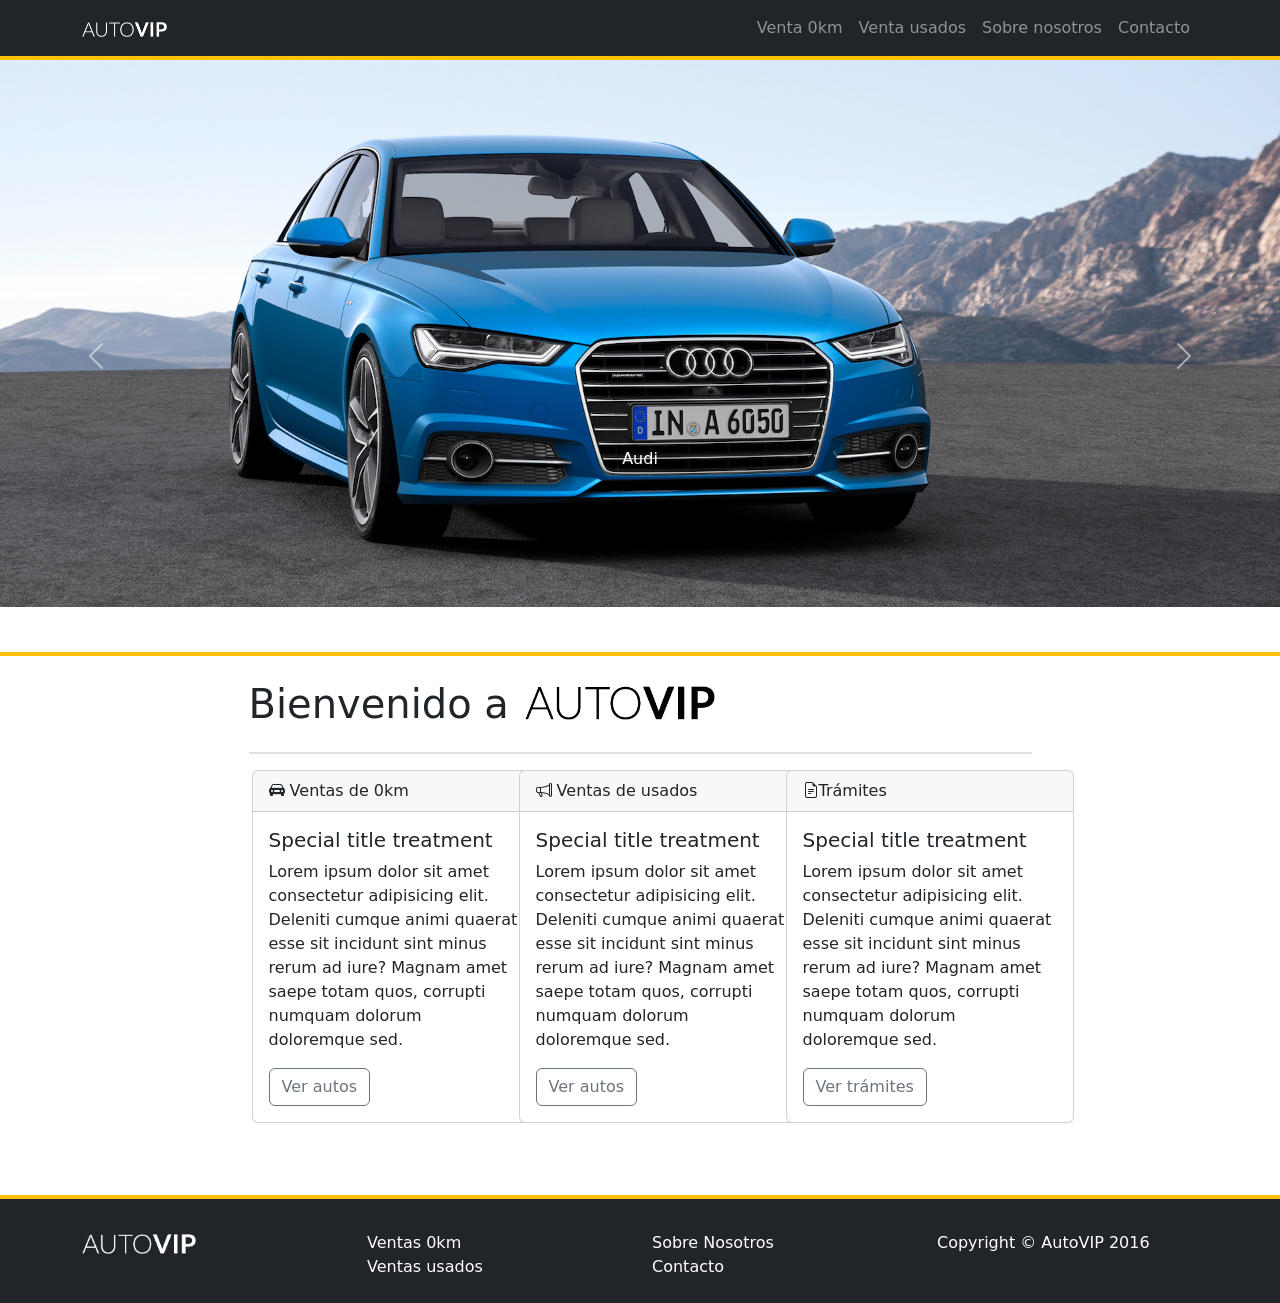
<file: index.html>
<!DOCTYPE html>
<html lang="en">
  <head>
    <meta charset="UTF-8" />
    <meta name="viewport" content="width=device-width, initial-scale=1.0" />
    <title>AutoVIP</title>
    <link
      rel="stylesheet"
      href="https://cdn.jsdelivr.net/npm/bootstrap-icons@1.11.3/font/bootstrap-icons.min.css"
    />
    <link
      href="https://cdn.jsdelivr.net/npm/bootstrap@5.3.5/dist/css/bootstrap.min.css"
      rel="stylesheet"
      integrity="sha384-SgOJa3DmI69IUzQ2PVdRZhwQ+dy64/BUtbMJw1MZ8t5HZApcHrRKUc4W0kG879m7"
      crossorigin="anonymous"
    />
  </head>
  <body>
    <header>
      <nav class="navbar navbar-expand-lg bg-dark">
        <div class="container">
          <a class="navbar-brand" href="#">
            <img
              src="/img/automotora_vip_logo.png"
              style="height: 15px"
              alt="logo"
            />
          </a>
          <button
            class="navbar-toggler"
            type="button"
            data-bs-toggle="collapse"
            data-bs-target="#navbarNav"
            aria-controls="navbarNav"
            aria-expanded="false"
            aria-label="Toggle navigation"
          >
            <span class="navbar-toggler-icon"></span>
          </button>

          <div
            class="collapse navbar-collapse d-flex justify-content-end"
            id="navbarNav"
          >
            <ul class="navbar-nav">
              <li class="nav-item">
                <a class="nav-link text-white-50" href="/ventas.html">Venta 0km</a>
              </li>
              <li class="nav-item">
                <a class="nav-link text-white-50" href="#">Venta usados</a>
              </li>
              <li class="nav-item">
                <a class="nav-link text-white-50" href="/sobre-nosotros.html">Sobre nosotros</a>
              </li>
              <li class="nav-item">
                <a class="nav-link disabled text-white-50" aria-disabled="true">Contacto</a>
              </li>
            </ul>
          </div>
        </div>
      </nav>
    </header>

    <!--carrusel-->

    <div
      id="carouselExample"
      style="height: 600px"
      class="carousel slide"
      data-bs-ride="carousel"
    >
      <div
        class="carousel-inner border-bottom border-top border-warning border-4 h-100"
      >
        <div class="carousel-item active">
          <img
            src="/img/cars_home/audi_1.jpg"
            class="d-block object-fit-cover w-100"
            alt="Audi"
          />
          <div class="carousel-caption d-none d-md-block">
            <p class="carouseel-item mb-5 p-5">Audi</p>
          </div>
        </div>

        <div class="carousel-item">
          <img
            src="/img/cars_home/audi_2.jpg"
            class="d-block object-fit-cover w-100"
            alt="Audi"
            style="height: 39vw;"
          />
          <div class="carousel-caption d-none d-md-block">
            <p class="carouseel-item p-5">Audi</p>
          </div>
        </div>

        <div class="carousel-item">
          <img
            src="/img/cars_home/bentley_1.jpg"
            class="d-block object-fit-cover"
            alt="Bently"
            style="height: 39vw;"
          />
          <div class="carousel-caption d-none d-md-block">
            <p class="carouseel-item p-5">Bently</p>
          </div>
        </div>

        <div class="carousel-item">
          <img
            src="/img/cars_home/bmw_1.jpg"
            class="d-block object-fit-cover w-100"
            alt="Bmw"
          />
          <div class="carousel-caption d-none d-md-block">
            <p class="carouseel-item pb-5">Bmw</p>
          </div>
        </div>

        <div class="carousel-item">
          <img
            src="/img/cars_home/volvo_1.jpg"
            class="d-block h-none object-fit-cover w-100"
            alt="Volvo"
            style="height: 100%; width: 100%;"
          />
          <div class="carousel-caption d-none d-md-block">
            <p class="carouseel-item" style="margin: 10vw;">Volvo</p>
          </div>
        </div>
      </div>

      <!--botones del carrusel-->
      <button
        class="carousel-control-prev"
        type="button"
        data-bs-target="#carouselExample"
        data-bs-slide="prev"
      >
        <span class="carousel-control-prev-icon" aria-hidden="true"></span>
        <span class="visually-hidden">Previous</span>
      </button>
      <button
        class="carousel-control-next"
        type="button"
        data-bs-target="#carouselExample"
        data-bs-slide="next"
      >
        <span class="carousel-control-next-icon" aria-hidden="true"></span>
        <span class="visually-hidden">Next</span>
      </button>
      <!--indicadores de img-->
      <div
        id="carouselExampleIndicators"
        class="carousel slide"
        data-bs-ride="carousel"
      >
        <div class="carousel-indicators">
          <button
            type="button"
            data-bs-target="#carouselExampleIndicators"
            data-bs-slide-to="0"
            class="active"
            aria-current="true"
            aria-label="Slide 1"
          ></button>
          <button
            type="button"
            data-bs-target="#carouselExampleIndicators"
            data-bs-slide-to="1"
            aria-label="Slide 2"
          ></button>
          <button
            type="button"
            data-bs-target="#carouselExampleIndicators"
            data-bs-slide-to="2"
            aria-label="Slide 3"
          ></button>
          <button
            type="button"
            data-bs-target="#carouselExampleIndicators"
            data-bs-slide-to="3"
            aria-label="Slide 4"
          ></button>
          <button
            type="button"
            data-bs-target="#carouselExampleIndicators"
            data-bs-slide-to="4"
            aria-label="Slide 5"
          ></button>
        </div>
      </div>

      <!--tarjetas-->
      <div class="container">
        <div class="row d-flex justify-content-center m-4">
          <div class="col-md-3 d-flex justify-content-center" style="width: 100%">
            <div class="border-bottom border-2 pb-3 mb-3 " style="width: 75%">
              <h1>
                Bienvenido a<img
                  src="/img/logo-bg-black.png"
                  alt="logo"
                  width="190"
                  class="mb-2 ms-3"
                />
              </h1>
            </div>
          </div>
  
          <div class="col-md-3">
            <div class="card mb-5" style="width: 18rem">
              <div class="card-header">
                <i class="bi bi-car-front-fill"></i>
                <span>Ventas de 0km</span>
              </div>
              <div class="card-body">
                <h5 class="card-title">Special title treatment</h5>
                <p class="card-text">
                  Lorem ipsum dolor sit amet consectetur adipisicing elit.
                  Deleniti cumque animi quaerat esse sit incidunt sint minus rerum
                  ad iure? Magnam amet saepe totam quos, corrupti numquam dolorum
                  doloremque sed.
                </p>
                <button class="btn btn-outline-secondary">Ver autos</button>
              </div>
            </div>
          </div>
  
          <div class="col-md-3 mb-5">
            <div class="card" style="width: 18rem">
              <div class="card-header">
                <i class="bi bi-megaphone"></i>
                <span>Ventas de usados</span>
              </div>
              <div class="card-body">
                <h5 class="card-title">Special title treatment</h5>
                <p class="card-text">
                  Lorem ipsum dolor sit amet consectetur adipisicing elit.
                  Deleniti cumque animi quaerat esse sit incidunt sint minus rerum
                  ad iure? Magnam amet saepe totam quos, corrupti numquam dolorum
                  doloremque sed.
                </p>
                <button class="btn btn-outline-secondary">Ver autos</button>
              </div>
            </div>
          </div>
  
          <div class="col-md-3 mb-5">
            <div class="card" style="width: 18rem">
              <div class="card-header">
                <i class="bi bi-file-earmark-text"></i><span>Trámites</span>
              </div>
              <div class="card-body">
                <h5 class="card-title">Special title treatment</h5>
                <p class="card-text">
                  Lorem ipsum dolor sit amet consectetur adipisicing elit.
                  Deleniti cumque animi quaerat esse sit incidunt sint minus rerum
                  ad iure? Magnam amet saepe totam quos, corrupti numquam dolorum
                  doloremque sed.
                </p>
                <button class="btn btn-outline-secondary">Ver trámites</button>
              </div>
            </div>
          </div>
        </div>
      </div>



      <footer class="bg-dark text-white p-2 border-top border-warning border-4">
        <div class="container">
          <div class="row mt-4">
            <div class="col-3">
              <img
                src="/img/automotora_vip_logo.png"
                alt="Logo AutoVIP"
                class="img-fluid"
                style="height: 20px"
              />
            </div>
            <div class="col-3">
              <ul class="list-unstyled">
                <li>Ventas 0km</li>
                <li>Ventas usados</li>
              </ul>
            </div>
            <div class="col-3">
              <ul class="list-unstyled">
                <li>Sobre Nosotros</li>
                <li>Contacto</li>
              </ul>
            </div>
            <div class="col-3">
              <p>Copyright © AutoVIP 2016</p>
            </div>
          </div>
        </div>
      </footer>
    <script src="https://cdn.jsdelivr.net/npm/bootstrap@5.3.3/dist/js/bootstrap.bundle.min.js"></script>
  </body>
</html>
</file>
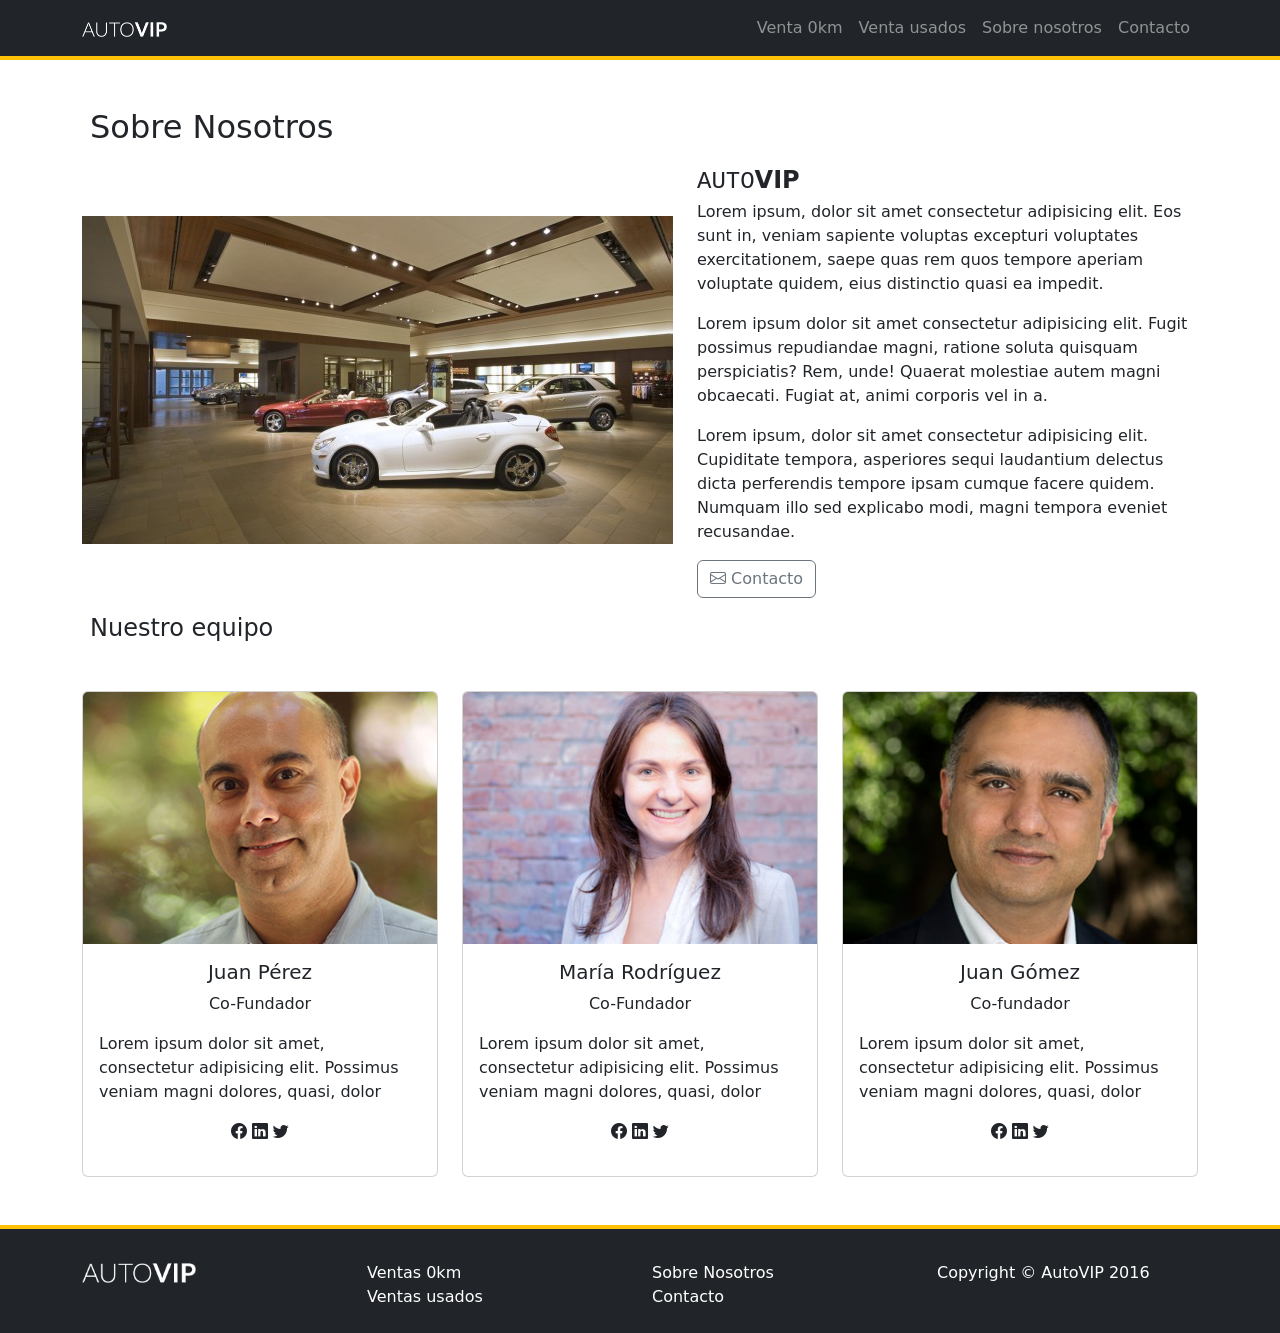
<file: sobre-nosotros.html>
<!DOCTYPE html>
<html lang="en">
  <head>
    <meta charset="UTF-8" />
    <meta name="viewport" content="width=device-width, initial-scale=1.0" />
    <title>Sobre Nosotros</title>
    <link
      href="https://cdn.jsdelivr.net/npm/bootstrap@5.3.5/dist/css/bootstrap.min.css"
      rel="stylesheet"
      integrity="sha384-SgOJa3DmI69IUzQ2PVdRZhwQ+dy64/BUtbMJw1MZ8t5HZApcHrRKUc4W0kG879m7"
      crossorigin="anonymous"
    />

    <link
      rel="stylesheet"
      href="https://cdn.jsdelivr.net/npm/bootstrap-icons@1.10.5/font/bootstrap-icons.css"
    />
  </head>
  <body>
    <header>
      <nav
        class="navbar navbar-expand-lg bg-dark border-bottom border-warning border-4"
      >
        <div class="container">
          <a class="navbar-brand" href="/index.html">
            <img
              src="/img/automotora_vip_logo.png"
              alt="logo"
              style="height: 15px"
          /></a>

          <button
            class="navbar-toggler"
            type="button"
            data-bs-toggle="collapse"
            data-bs-target="#navbarNav"
            aria-controls="navbarNav"
            aria-expanded="false"
            aria-label="Toggle navigation"
          >
            <span class="navbar-toggler-icon"></span>
          </button>
          <div
            class="collapse navbar-collapse d-flex justify-content-end"
            id="navbarNav"
          >
            <ul class="navbar-nav">
              <li class="nav-item">
                <a class="nav-link text-white-50" href="/ventas.html"
                  >Venta 0km</a
                >
              </li>
              <li class="nav-item">
                <a class="nav-link text-white-50" href="#">Venta usados</a>
              </li>
              <li class="nav-item">
                <a class="nav-link text-white-50" href="#">Sobre nosotros</a>
              </li>
              <li class="nav-item">
                <a class="nav-link disabled text-white-50" aria-disabled="true"
                  >Contacto</a
                >
              </li>
            </ul>
          </div>
        </div>
      </nav>
    </header>

    <!--comienzo del cuerpo-->
    <div class="container">
      <h2 class="ms-2 mt-5">Sobre Nosotros</h2>

      <div class="d-flex align-items-center my-3">
        <img src="img/about_us/about.jpg" />
        <div class="ms-4">
          <samp class="text-secondary fw-light text-uppercase text-dark fs-4"
            >auto</samp
          ><span class="text-dark fw-bold text-uppercase text-dark fs-4"
            >vip</span
          >

          <p>
            Lorem ipsum, dolor sit amet consectetur adipisicing elit. Eos sunt
            in, veniam sapiente voluptas excepturi voluptates exercitationem,
            saepe quas rem quos tempore aperiam voluptate quidem, eius
            distinctio quasi ea impedit.
          </p>
          <p>
            Lorem ipsum dolor sit amet consectetur adipisicing elit. Fugit
            possimus repudiandae magni, ratione soluta quisquam perspiciatis?
            Rem, unde! Quaerat molestiae autem magni obcaecati. Fugiat at, animi
            corporis vel in a.
          </p>
          <p>
            Lorem ipsum, dolor sit amet consectetur adipisicing elit. Cupiditate
            tempora, asperiores sequi laudantium delectus dicta perferendis
            tempore ipsam cumque facere quidem. Numquam illo sed explicabo modi,
            magni tempora eveniet recusandae.
          </p>
          <button class="btn btn-outline-secondary">
            <i class="bi bi-envelope"></i> Contacto
          </button>
        </div>
      </div>

      <!--Segunda parte del cuerpo-->
      <h4 class="ms-2">Nuestro equipo</h4>
    </div>
    <div class="container my-5">
      <div class="row">
        <div class="col-md-4">
          <div class="card h-100">
            <img
              src="img/about_us/cofounder_1.jpg"
              class="card-img-top"
              alt="..."
            />
            <div class="card-body">
              <h5 class="card-title text-center">Juan Pérez</h5>
              <p class="card-text text-center">Co-Fundador</p>
              <p>
                Lorem ipsum dolor sit amet, consectetur adipisicing elit.
                Possimus veniam magni dolores, quasi, dolor
              </p>
              <p class="text-center">
                <i class="bi bi-facebook"></i> <i class="bi bi-linkedin"></i>
                <i class="bi bi-twitter"></i>
              </p>
            </div>
          </div>
        </div>

        <div class="col-md-4">
          <div class="card h-100">
            <img
              src="img/about_us/cofounder_2.jpg"
              class="card-img-top"
              alt="..."
            />
            <div class="card-body">
              <h5 class="card-title text-center">María Rodríguez</h5>
              <p class="card-text text-center">Co-Fundador</p>
              <p>
                Lorem ipsum dolor sit amet, consectetur adipisicing elit.
                Possimus veniam magni dolores, quasi, dolor
              </p>
              <p class="text-center">
                <i class="bi bi-facebook"></i> <i class="bi bi-linkedin"></i>
                <i class="bi bi-twitter"></i>
              </p>
            </div>
          </div>
        </div>

        <div class="col-md-4">
          <div class="card h-100">
            <img
              src="img/about_us/cofounder_3.jpg"
              class="card-img-top"
              alt="..."
            />
            <div class="card-body">
              <h5 class="card-title text-center">Juan Gómez</h5>
              <p class="card-text text-center">Co-fundador</p>
              <p>
                Lorem ipsum dolor sit amet, consectetur adipisicing elit.
                Possimus veniam magni dolores, quasi, dolor
              </p>
              <p class="text-center">
                <i class="bi bi-facebook"></i> <i class="bi bi-linkedin"></i>
                <i class="bi bi-twitter"></i>
              </p>
            </div>
          </div>
        </div>
      </div>
    </div>
    <!--footer -->
    <footer class="bg-dark text-white p-2 border-top border-warning border-4">
      <div class="container">
        <div class="row mt-4">
          <div class="col-3">
            <img
              src="/img/automotora_vip_logo.png"
              alt="Logo AutoVIP"
              class="img-fluid"
              style="height: 20px"
            />
          </div>
          <div class="col-3">
            <ul class="list-unstyled">
              <li>Ventas 0km</li>
              <li>Ventas usados</li>
            </ul>
          </div>
          <div class="col-3">
            <ul class="list-unstyled">
              <li>Sobre Nosotros</li>
              <li>Contacto</li>
            </ul>
          </div>
          <div class="col-3">
            <p>Copyright © AutoVIP 2016</p>
          </div>
        </div>
      </div>
    </footer>
  </body>
</html>
</file>
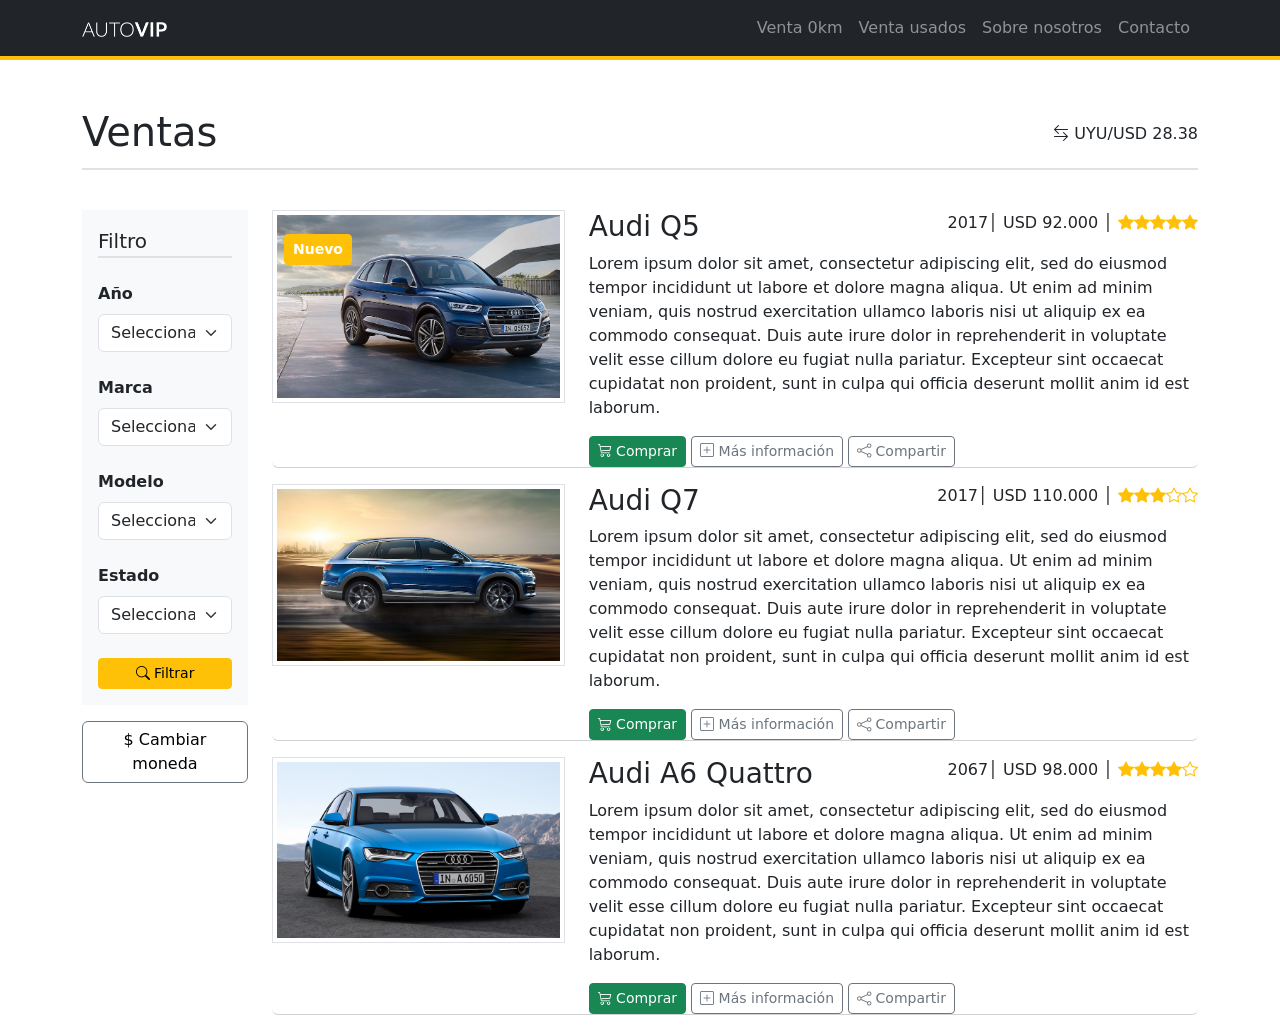
<file: ventas.html>
<!DOCTYPE html>
<html lang="en">
  <head>
    <meta charset="UTF-8" />
    <meta name="viewport" content="width=device-width, initial-scale=1.0" />
    <title>Ventas</title>
    <link
      href="https://cdn.jsdelivr.net/npm/bootstrap@5.3.5/dist/css/bootstrap.min.css"
      rel="stylesheet"
      integrity="sha384-SgOJa3DmI69IUzQ2PVdRZhwQ+dy64/BUtbMJw1MZ8t5HZApcHrRKUc4W0kG879m7"
      crossorigin="anonymous"
    />
    <link
      rel="stylesheet"
      href="https://cdn.jsdelivr.net/npm/bootstrap-icons@1.10.5/font/bootstrap-icons.css"
    />
  </head>
  <body>
    <header>
      <nav
        class="navbar navbar-expand-lg bg-dark border-bottom border-warning border-4"
      >
        <div class="container">
          <a class="navbar-brand" href="/index.html">
            <img
              src="/img/automotora_vip_logo.png"
              alt="logo"
              style="height: 15px"
          /></a>

          <button
            class="navbar-toggler"
            type="button"
            data-bs-toggle="collapse"
            data-bs-target="#navbarNav"
            aria-controls="navbarNav"
            aria-expanded="false"
            aria-label="Toggle navigation"
          >
            <span class="navbar-toggler-icon"></span>
          </button>
          <div
            class="collapse navbar-collapse d-flex justify-content-end"
            id="navbarNav"
          >
            <ul class="navbar-nav">
              <li class="nav-item">
                <a class="nav-link text-white-50" href="#">Venta 0km</a>
              </li>
              <li class="nav-item">
                <a class="nav-link text-white-50" href="#">Venta usados</a>
              </li>
              <li class="nav-item">
                <a class="nav-link text-white-50" href="sobre-nosotros.html"
                  >Sobre nosotros</a
                >
              </li>
              <li class="nav-item">
                <a class="nav-link disabled text-white-50" aria-disabled="true"
                  >Contacto</a
                >
              </li>
            </ul>
          </div>
        </div>
      </nav>
    </header>

    <div class="container mt-5">
      <div class="row">
        <div class="col">
          <div
            class="border-bottom border-2 mb-4 pb-2 d-flex justify-content-between align-items-center"
          >
            <h1 class="mb-1">Ventas</h1>
            <p class="mb-0">
              <i class="bi bi-arrow-left-right"></i> UYU/USD 28.38
            </p>
          </div>
        </div>
      </div>

      <!-- formulario lateral -->
      <div class="row">
        <div class="col-md-2">
          <form class="bg-light w-70">
            <p class="m-3 pt-3 lead border-bottom border-2 fw-normal">Filtro</p>

            <div class="m-3 pt-2">
              <label for="año" class="form-label fw-bold">Año</label>
              <select class="form-select" id="año" name="año">
                <option selected disabled>Selecciona...</option>
              </select>
            </div>

            <div class="m-3 pt-2">
              <label for="marca" class="form-label fw-bold">Marca</label>
              <select class="form-select" id="marca" name="marca">
                <option selected disabled>Selecciona...</option>
              </select>
            </div>

            <div class="m-3 pt-2">
              <label for="modelo" class="form-label fw-bold">Modelo</label>
              <select class="form-select" id="modelo" name="modelo">
                <option selected disabled>Selecciona...</option>
              </select>
            </div>

            <div class="m-3 pt-2">
              <label for="estado" class="form-label fw-bold">Estado</label>
              <select class="form-select" id="estado" name="estado">
                <option selected disabled>Selecciona...</option>
              </select>
            </div>

            <div class="m-3 pt-2 pb-3 d-grid gap-2">
              <button type="button" class="btn btn-warning btn-sm">
                <i class="bi bi-search"></i> Filtrar
              </button>
            </div>
          </form>
          <div class="col text-center">
            <button
              type="button"
              class="btn btn-outline-secondary text-black"
              style="width: 100%"
            >
              $ Cambiar moneda
            </button>
          </div>
        </div>

        <!-- productos -->

        <div class="col-md-10 mt-3">
          <!-- Card 1 -->
          <div class="card mb-3 border-top-0 border-end-0 border-start-0">
            <div class="row">
              <div class="col-md-4 mb-3 position-relative">
                <img
                  src="/img/cars_sales/audi_q5_2017.jpg"
                  class="img-fluid border p-1"
                  alt="audi2017"
                />
                <button
                  class="btn btn-warning btn-sm position-absolute top-0 start-0 m-4 fw-bold text-white"
                >
                  Nuevo
                </button>
              </div>
              <div class="col">
                <div class="d-flex justify-content-between align-items-center">
                  <h3 class="card-title fw-normal">Audi Q5</h3>
                  <p>
                    2017│ USD 92.000 │
                    <i class="bi bi-star-fill text-warning"></i
                    ><i class="bi bi-star-fill text-warning"></i
                    ><i class="bi bi-star-fill text-warning"></i
                    ><i class="bi bi-star-fill text-warning"></i
                    ><i class="bi bi-star-fill text-warning"></i>
                  </p>
                </div>
                <p class="card-text">
                  Lorem ipsum dolor sit amet, consectetur adipiscing elit, sed
                  do eiusmod tempor incididunt ut labore et dolore magna aliqua.
                  Ut enim ad minim veniam, quis nostrud exercitation ullamco
                  laboris nisi ut aliquip ex ea commodo consequat. Duis aute
                  irure dolor in reprehenderit in voluptate velit esse cillum
                  dolore eu fugiat nulla pariatur. Excepteur sint occaecat
                  cupidatat non proident, sunt in culpa qui officia deserunt
                  mollit anim id est laborum.
                </p>
                <button type="button" class="btn btn-success btn-sm">
                  <i class="bi bi-cart3"></i> Comprar
                </button>
                <button type="button" class="btn btn-outline-secondary btn-sm">
                  <i class="bi bi-plus-square"></i> Más información
                </button>
                <button type="button" class="btn btn-outline-secondary btn-sm">
                  <i class="bi bi-share"></i> Compartir
                </button>
              </div>
            </div>
          </div>

          <!-- Card 2 -->

          <div class="card mb-3 border-top-0 border-end-0 border-start-0">
            <div class="row">
              <div class="col-md-4 mb-3">
                <img
                  src="/img/cars_sales/audi_q7_2017.jpg"
                  class="img-fluid border p-1"
                  alt="audi2017"
                />
              </div>
              <div class="col">
                <div class="d-flex justify-content-between align-items-center">
                  <h3 class="card-title fw-normal">Audi Q7</h3>
                  <p>
                    2017│ USD 110.000 │
                    <i class="bi bi-star-fill text-warning"></i
                    ><i class="bi bi-star-fill text-warning"></i
                    ><i class="bi bi-star-fill text-warning"></i
                    ><i class="bi bi-star text-warning"></i
                    ><i class="bi bi-star text-warning"></i>
                  </p>
                </div>
                <p class="card-text">
                  Lorem ipsum dolor sit amet, consectetur adipiscing elit, sed
                  do eiusmod tempor incididunt ut labore et dolore magna aliqua.
                  Ut enim ad minim veniam, quis nostrud exercitation ullamco
                  laboris nisi ut aliquip ex ea commodo consequat. Duis aute
                  irure dolor in reprehenderit in voluptate velit esse cillum
                  dolore eu fugiat nulla pariatur. Excepteur sint occaecat
                  cupidatat non proident, sunt in culpa qui officia deserunt
                  mollit anim id est laborum.
                </p>
                <button type="button" class="btn btn-success btn-sm">
                  <i class="bi bi-cart3"></i> Comprar
                </button>
                <button type="button" class="btn btn-outline-secondary btn-sm">
                  <i class="bi bi-plus-square"></i> Más información
                </button>
                <button type="button" class="btn btn-outline-secondary btn-sm">
                  <i class="bi bi-share"></i> Compartir
                </button>
              </div>
            </div>
          </div>

          <!-- Card 3 -->

          <div class="card mb-3 border-top-0 border-end-0 border-start-0">
            <div class="row">
              <div class="col-md-4 mb-3">
                <img
                  src="/img/cars_sales/audi_a6_quattro_2016.jpg"
                  class="img-fluid border p-1"
                  alt="audi2016"
                />
              </div>
              <div class="col">
                <div class="d-flex justify-content-between align-items-center">
                  <h3 class="card-title fw-normal">Audi A6 Quattro</h3>
                  <p>
                    2067│ USD 98.000 │
                    <i class="bi bi-star-fill text-warning"></i
                    ><i class="bi bi-star-fill text-warning"></i
                    ><i class="bi bi-star-fill text-warning"></i
                    ><i class="bi bi-star-fill text-warning"></i
                    ><i class="bi bi-star text-warning"></i>
                  </p>
                </div>
                <p class="card-text">
                  Lorem ipsum dolor sit amet, consectetur adipiscing elit, sed
                  do eiusmod tempor incididunt ut labore et dolore magna aliqua.
                  Ut enim ad minim veniam, quis nostrud exercitation ullamco
                  laboris nisi ut aliquip ex ea commodo consequat. Duis aute
                  irure dolor in reprehenderit in voluptate velit esse cillum
                  dolore eu fugiat nulla pariatur. Excepteur sint occaecat
                  cupidatat non proident, sunt in culpa qui officia deserunt
                  mollit anim id est laborum.
                </p>
                <button type="button" class="btn btn-success btn-sm">
                  <i class="bi bi-cart3"></i> Comprar
                </button>
                <button type="button" class="btn btn-outline-secondary btn-sm">
                  <i class="bi bi-plus-square"></i> Más información
                </button>
                <button type="button" class="btn btn-outline-secondary btn-sm">
                  <i class="bi bi-share"></i> Compartir
                </button>
              </div>
            </div>
          </div>
        </div>
      </div>
    </div>
  </body>
</html>
</file>
